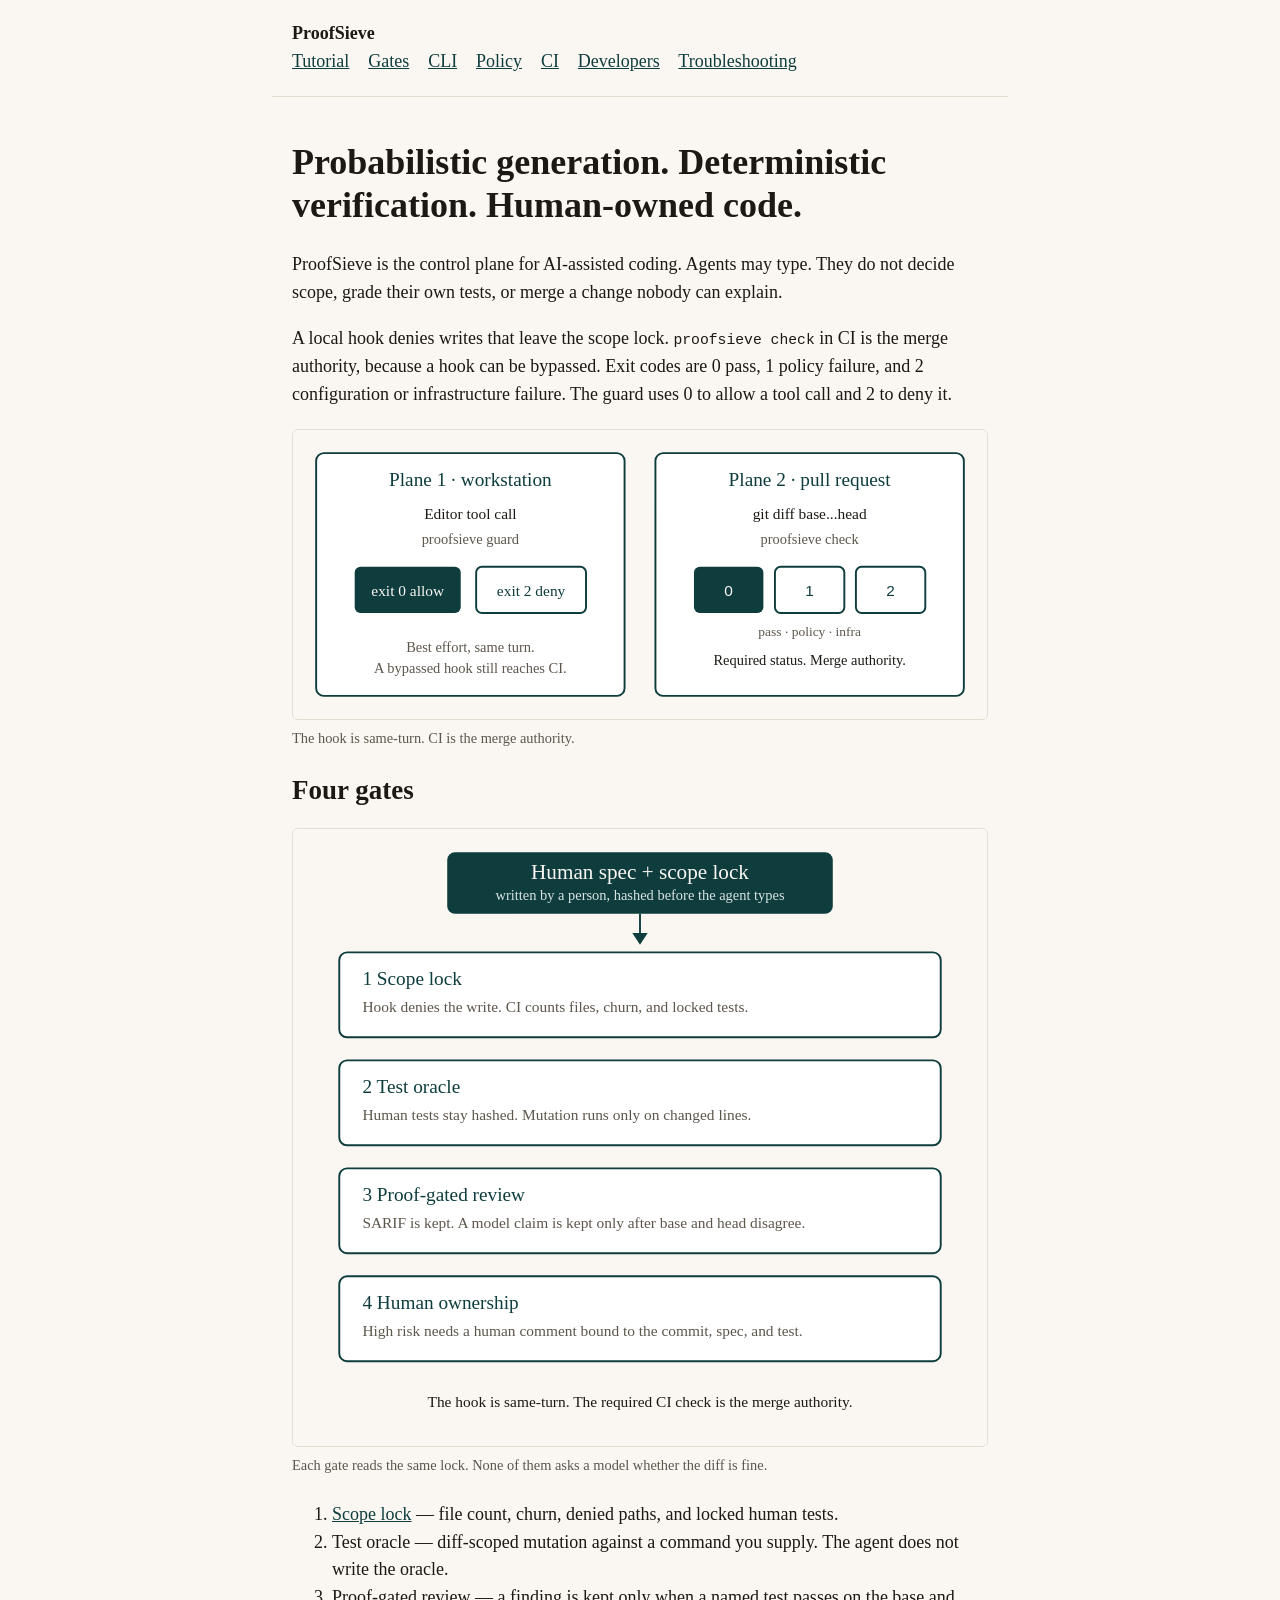
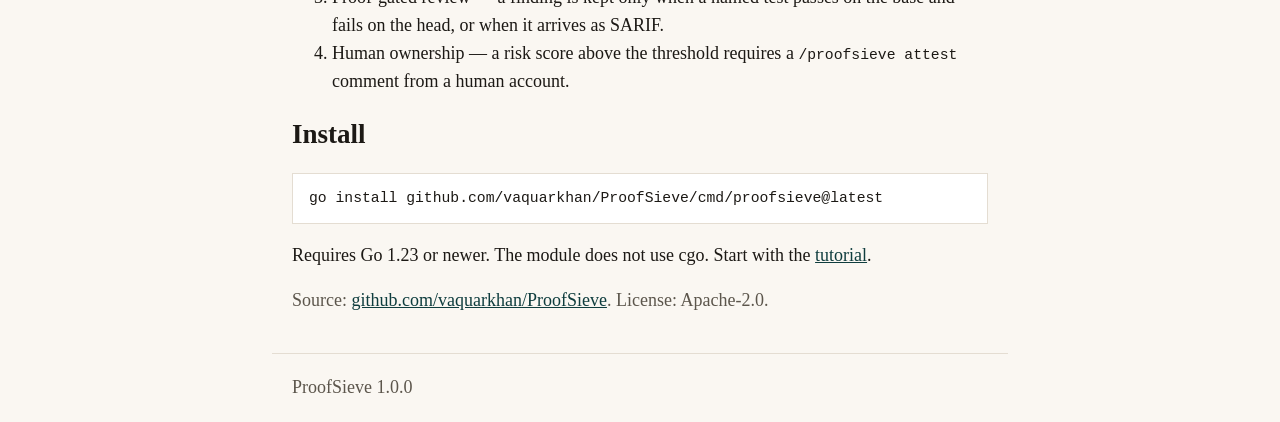
<file: site/index.html>
<!DOCTYPE html>
<html lang="en">
<head>
  <meta charset="utf-8">
  <meta name="viewport" content="width=device-width, initial-scale=1">
  <title>ProofSieve</title>
  <link rel="stylesheet" href="site.css">
</head>
<body>
<header>
  <strong>ProofSieve</strong>
  <nav>
    <a href="tutorial.html">Tutorial</a>
    <a href="gates.html">Gates</a>
    <a href="cli.html">CLI</a>
    <a href="policy.html">Policy</a>
    <a href="ci.html">CI</a>
    <a href="developers.html">Developers</a>
    <a href="troubleshooting.html">Troubleshooting</a>
  </nav>
</header>
<main>
  <h1>Probabilistic generation. Deterministic verification. Human-owned code.</h1>
  <p>ProofSieve is the control plane for AI-assisted coding. Agents may type. They do not decide scope, grade their own tests, or merge a change nobody can explain.</p>
  <p>A local hook denies writes that leave the scope lock. <code>proofsieve check</code> in CI is the merge authority, because a hook can be bypassed. Exit codes are 0 pass, 1 policy failure, and 2 configuration or infrastructure failure. The guard uses 0 to allow a tool call and 2 to deny it.</p>
  <figure>
    <img src="img/planes.svg" width="720" height="300" alt="Two planes. The workstation hook allows a tool call with exit 0 and denies it with exit 2. The pull-request check is the required status: 0 pass, 1 policy, 2 infrastructure.">
    <figcaption>The hook is same-turn. CI is the merge authority.</figcaption>
  </figure>
  <h2>Four gates</h2>
  <figure>
    <img src="img/gates.svg" width="720" height="640" alt="Four gates in order: scope lock, test oracle, proof-gated review, and human ownership, fed by a human spec and scope lock.">
    <figcaption>Each gate reads the same lock. None of them asks a model whether the diff is fine.</figcaption>
  </figure>
  <ol>
    <li><a href="gates.html">Scope lock</a> — file count, churn, denied paths, and locked human tests.</li>
    <li>Test oracle — diff-scoped mutation against a command you supply. The agent does not write the oracle.</li>
    <li>Proof-gated review — a finding is kept only when a named test passes on the base and fails on the head, or when it arrives as SARIF.</li>
    <li>Human ownership — a risk score above the threshold requires a <code>/proofsieve attest</code> comment from a human account.</li>
  </ol>
  <h2>Install</h2>
  <pre>go install github.com/vaquarkhan/ProofSieve/cmd/proofsieve@latest</pre>
  <p>Requires Go 1.23 or newer. The module does not use cgo. Start with the <a href="tutorial.html">tutorial</a>.</p>
  <p class="muted">Source: <a href="https://github.com/vaquarkhan/ProofSieve">github.com/vaquarkhan/ProofSieve</a>. License: Apache-2.0.</p>
</main>
<footer>ProofSieve 1.0.0</footer>
</body>
</html>
</file>
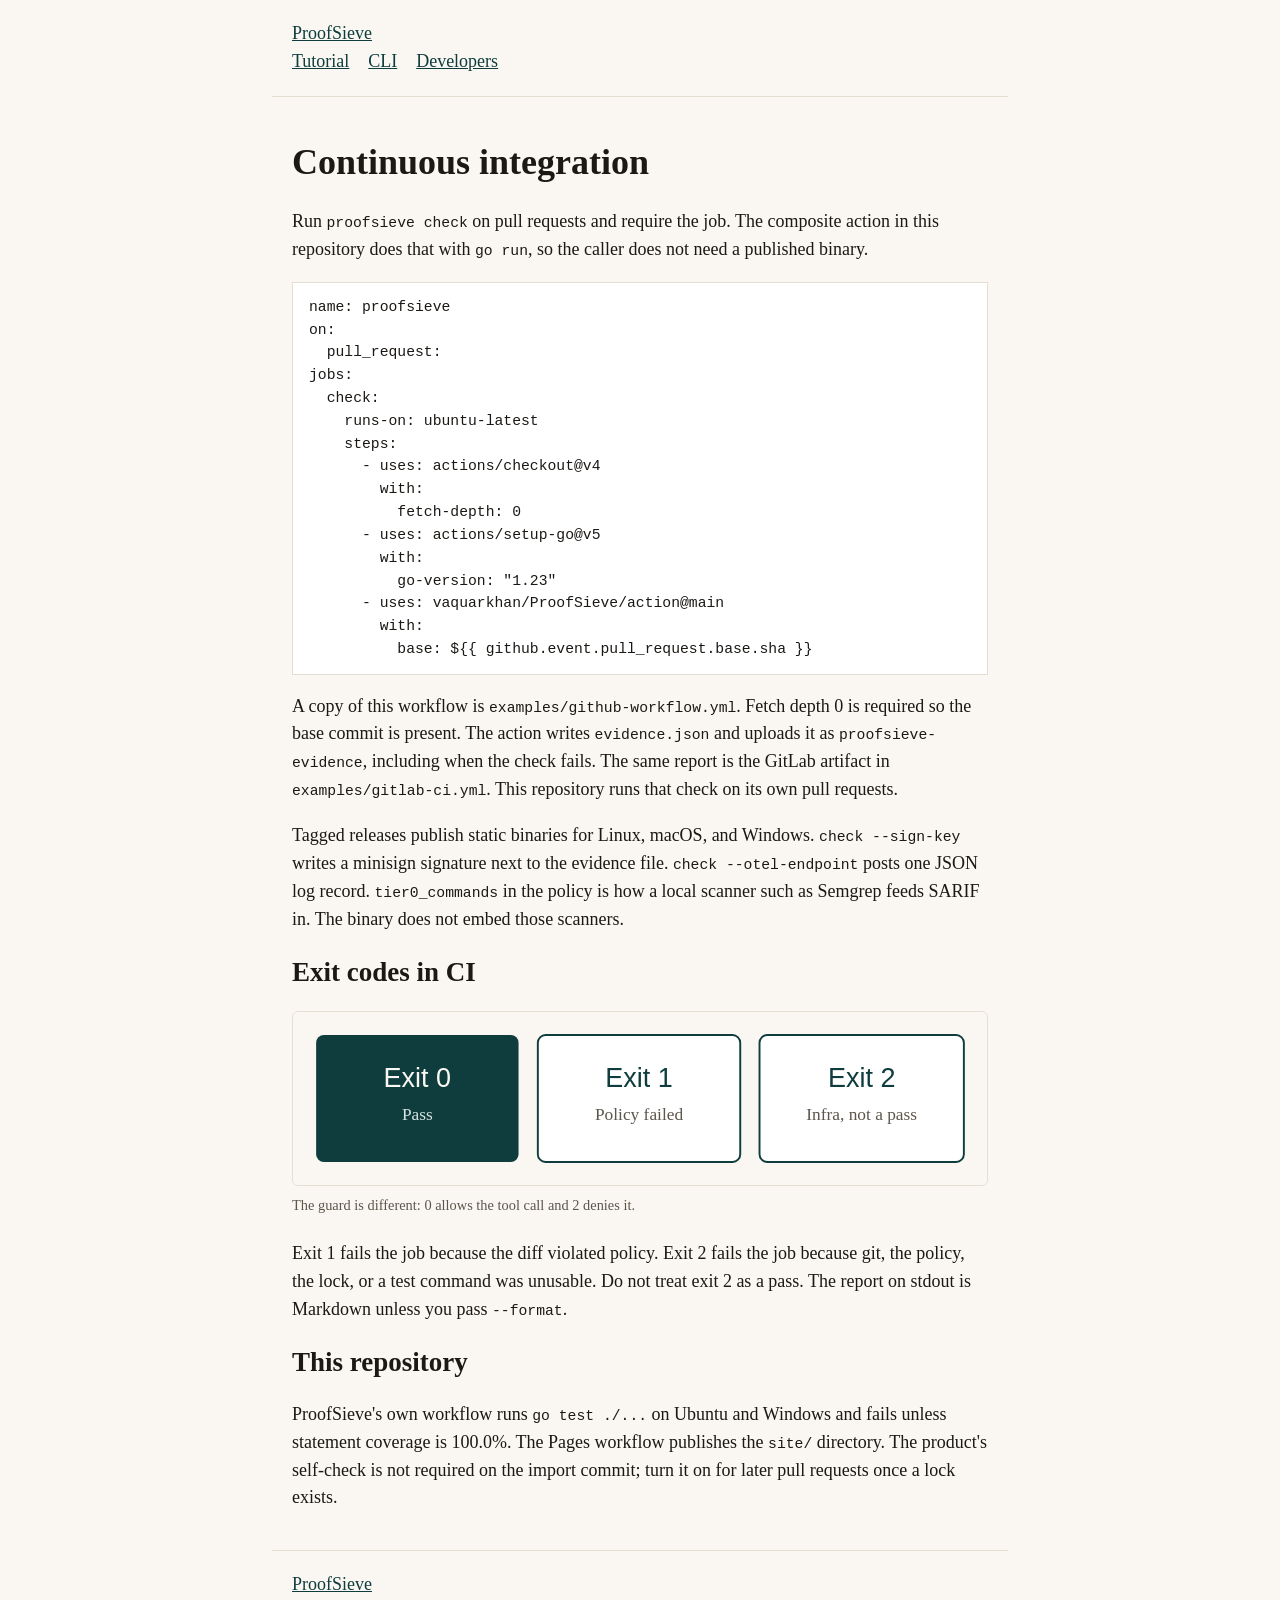
<file: site/ci.html>
<!DOCTYPE html>
<html lang="en">
<head>
  <meta charset="utf-8">
  <meta name="viewport" content="width=device-width, initial-scale=1">
  <title>CI — ProofSieve</title>
  <link rel="stylesheet" href="site.css">
</head>
<body>
<header>
  <a href="index.html">ProofSieve</a>
  <nav>
    <a href="tutorial.html">Tutorial</a>
    <a href="cli.html">CLI</a>
    <a href="developers.html">Developers</a>
  </nav>
</header>
<main>
  <h1>Continuous integration</h1>
  <p>Run <code>proofsieve check</code> on pull requests and require the job. The composite action in this repository does that with <code>go run</code>, so the caller does not need a published binary.</p>
  <pre>name: proofsieve
on:
  pull_request:
jobs:
  check:
    runs-on: ubuntu-latest
    steps:
      - uses: actions/checkout@v4
        with:
          fetch-depth: 0
      - uses: actions/setup-go@v5
        with:
          go-version: "1.23"
      - uses: vaquarkhan/ProofSieve/action@main
        with:
          base: ${{ github.event.pull_request.base.sha }}</pre>
  <p>A copy of this workflow is <code>examples/github-workflow.yml</code>. Fetch depth 0 is required so the base commit is present. The action writes <code>evidence.json</code> and uploads it as <code>proofsieve-evidence</code>, including when the check fails. The same report is the GitLab artifact in <code>examples/gitlab-ci.yml</code>. This repository runs that check on its own pull requests.</p>
  <p>Tagged releases publish static binaries for Linux, macOS, and Windows. <code>check --sign-key</code> writes a minisign signature next to the evidence file. <code>check --otel-endpoint</code> posts one JSON log record. <code>tier0_commands</code> in the policy is how a local scanner such as Semgrep feeds SARIF in. The binary does not embed those scanners.</p>
  <h2>Exit codes in CI</h2>
  <figure>
    <img src="img/exits.svg" width="720" height="180" alt="Exit codes for proofsieve check: 0 pass, 1 policy failed, 2 infrastructure. Exit 2 is not a pass.">
    <figcaption>The guard is different: 0 allows the tool call and 2 denies it.</figcaption>
  </figure>
  <p>Exit 1 fails the job because the diff violated policy. Exit 2 fails the job because git, the policy, the lock, or a test command was unusable. Do not treat exit 2 as a pass. The report on stdout is Markdown unless you pass <code>--format</code>.</p>
  <h2>This repository</h2>
  <p>ProofSieve's own workflow runs <code>go test ./...</code> on Ubuntu and Windows and fails unless statement coverage is 100.0%. The Pages workflow publishes the <code>site/</code> directory. The product's self-check is not required on the import commit; turn it on for later pull requests once a lock exists.</p>
</main>
<footer><a href="index.html">ProofSieve</a></footer>
</body>
</html>
</file>
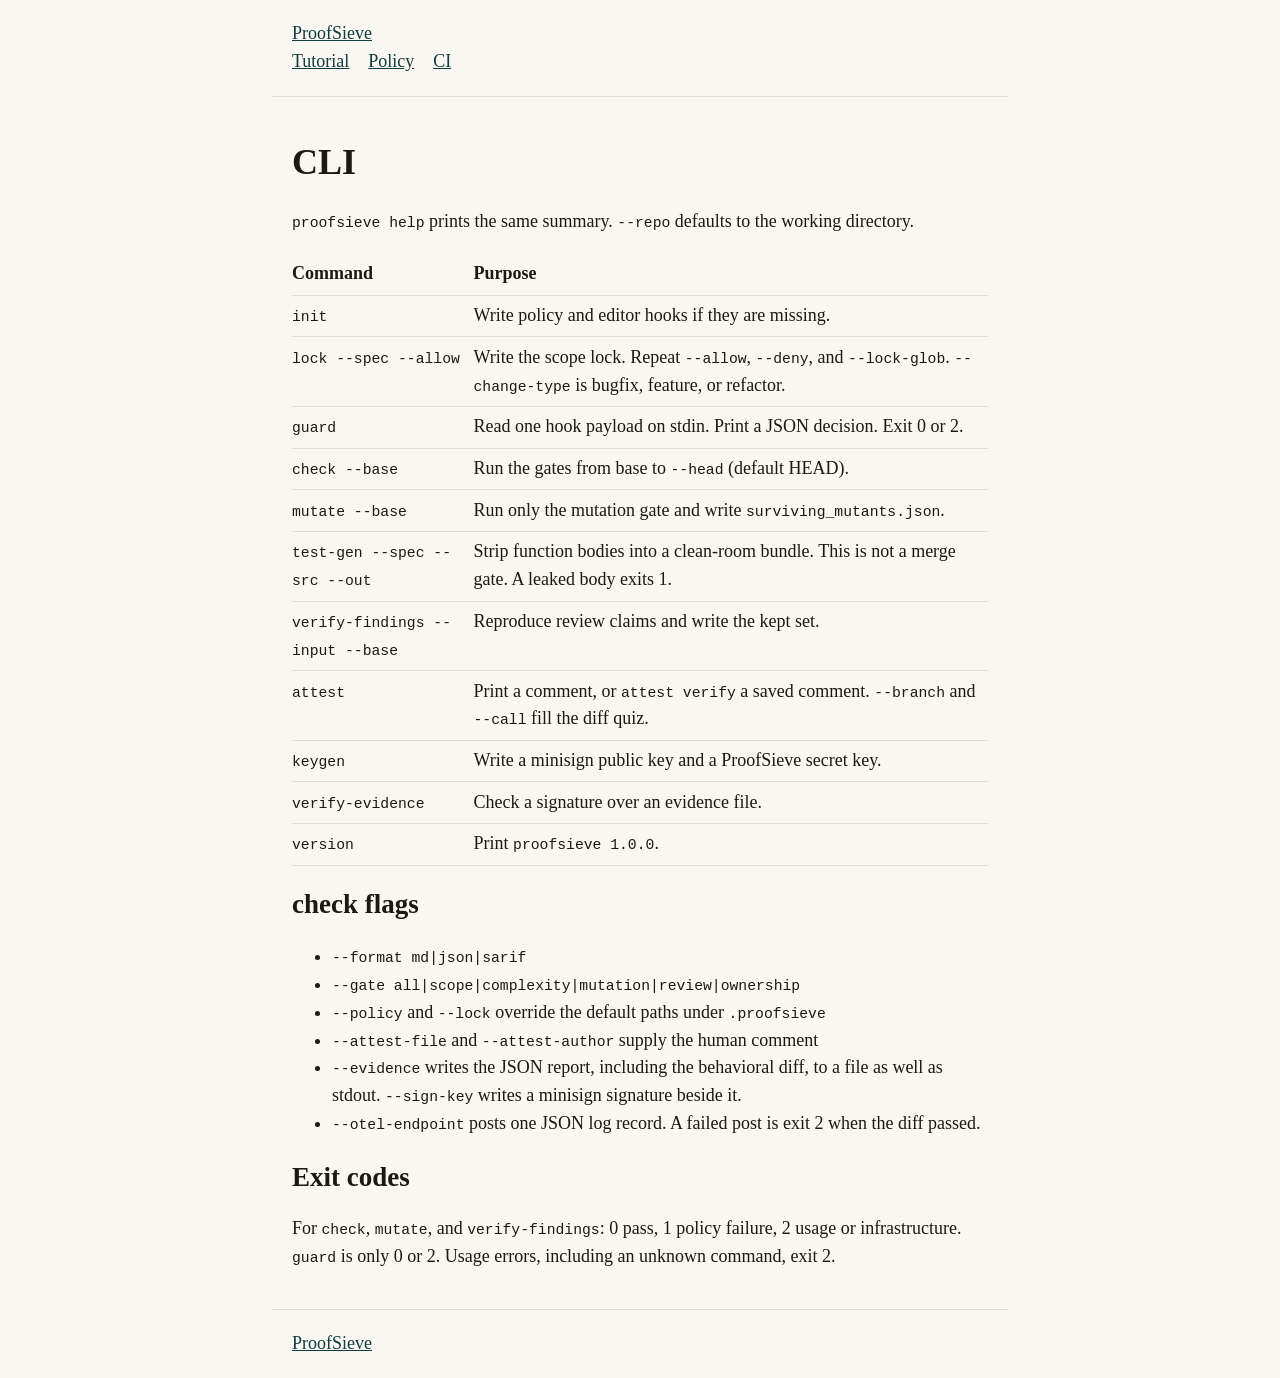
<file: site/cli.html>
<!DOCTYPE html>
<html lang="en">
<head>
  <meta charset="utf-8">
  <meta name="viewport" content="width=device-width, initial-scale=1">
  <title>CLI — ProofSieve</title>
  <link rel="stylesheet" href="site.css">
</head>
<body>
<header>
  <a href="index.html">ProofSieve</a>
  <nav>
    <a href="tutorial.html">Tutorial</a>
    <a href="policy.html">Policy</a>
    <a href="ci.html">CI</a>
  </nav>
</header>
<main>
  <h1>CLI</h1>
  <p><code>proofsieve help</code> prints the same summary. <code>--repo</code> defaults to the working directory.</p>
  <table>
    <tr><th>Command</th><th>Purpose</th></tr>
    <tr><td><code>init</code></td><td>Write policy and editor hooks if they are missing.</td></tr>
    <tr><td><code>lock --spec --allow</code></td><td>Write the scope lock. Repeat <code>--allow</code>, <code>--deny</code>, and <code>--lock-glob</code>. <code>--change-type</code> is bugfix, feature, or refactor.</td></tr>
    <tr><td><code>guard</code></td><td>Read one hook payload on stdin. Print a JSON decision. Exit 0 or 2.</td></tr>
    <tr><td><code>check --base</code></td><td>Run the gates from base to <code>--head</code> (default HEAD).</td></tr>
    <tr><td><code>mutate --base</code></td><td>Run only the mutation gate and write <code>surviving_mutants.json</code>.</td></tr>
    <tr><td><code>test-gen --spec --src --out</code></td><td>Strip function bodies into a clean-room bundle. This is not a merge gate. A leaked body exits 1.</td></tr>
    <tr><td><code>verify-findings --input --base</code></td><td>Reproduce review claims and write the kept set.</td></tr>
    <tr><td><code>attest</code></td><td>Print a comment, or <code>attest verify</code> a saved comment. <code>--branch</code> and <code>--call</code> fill the diff quiz.</td></tr>
    <tr><td><code>keygen</code></td><td>Write a minisign public key and a ProofSieve secret key.</td></tr>
    <tr><td><code>verify-evidence</code></td><td>Check a signature over an evidence file.</td></tr>
    <tr><td><code>version</code></td><td>Print <code>proofsieve 1.0.0</code>.</td></tr>
  </table>
  <h2>check flags</h2>
  <ul>
    <li><code>--format md|json|sarif</code></li>
    <li><code>--gate all|scope|complexity|mutation|review|ownership</code></li>
    <li><code>--policy</code> and <code>--lock</code> override the default paths under <code>.proofsieve</code></li>
    <li><code>--attest-file</code> and <code>--attest-author</code> supply the human comment</li>
    <li><code>--evidence</code> writes the JSON report, including the behavioral diff, to a file as well as stdout. <code>--sign-key</code> writes a minisign signature beside it.</li>
    <li><code>--otel-endpoint</code> posts one JSON log record. A failed post is exit 2 when the diff passed.</li>
  </ul>
  <h2>Exit codes</h2>
  <p>For <code>check</code>, <code>mutate</code>, and <code>verify-findings</code>: 0 pass, 1 policy failure, 2 usage or infrastructure. <code>guard</code> is only 0 or 2. Usage errors, including an unknown command, exit 2.</p>
</main>
<footer><a href="index.html">ProofSieve</a></footer>
</body>
</html>
</file>
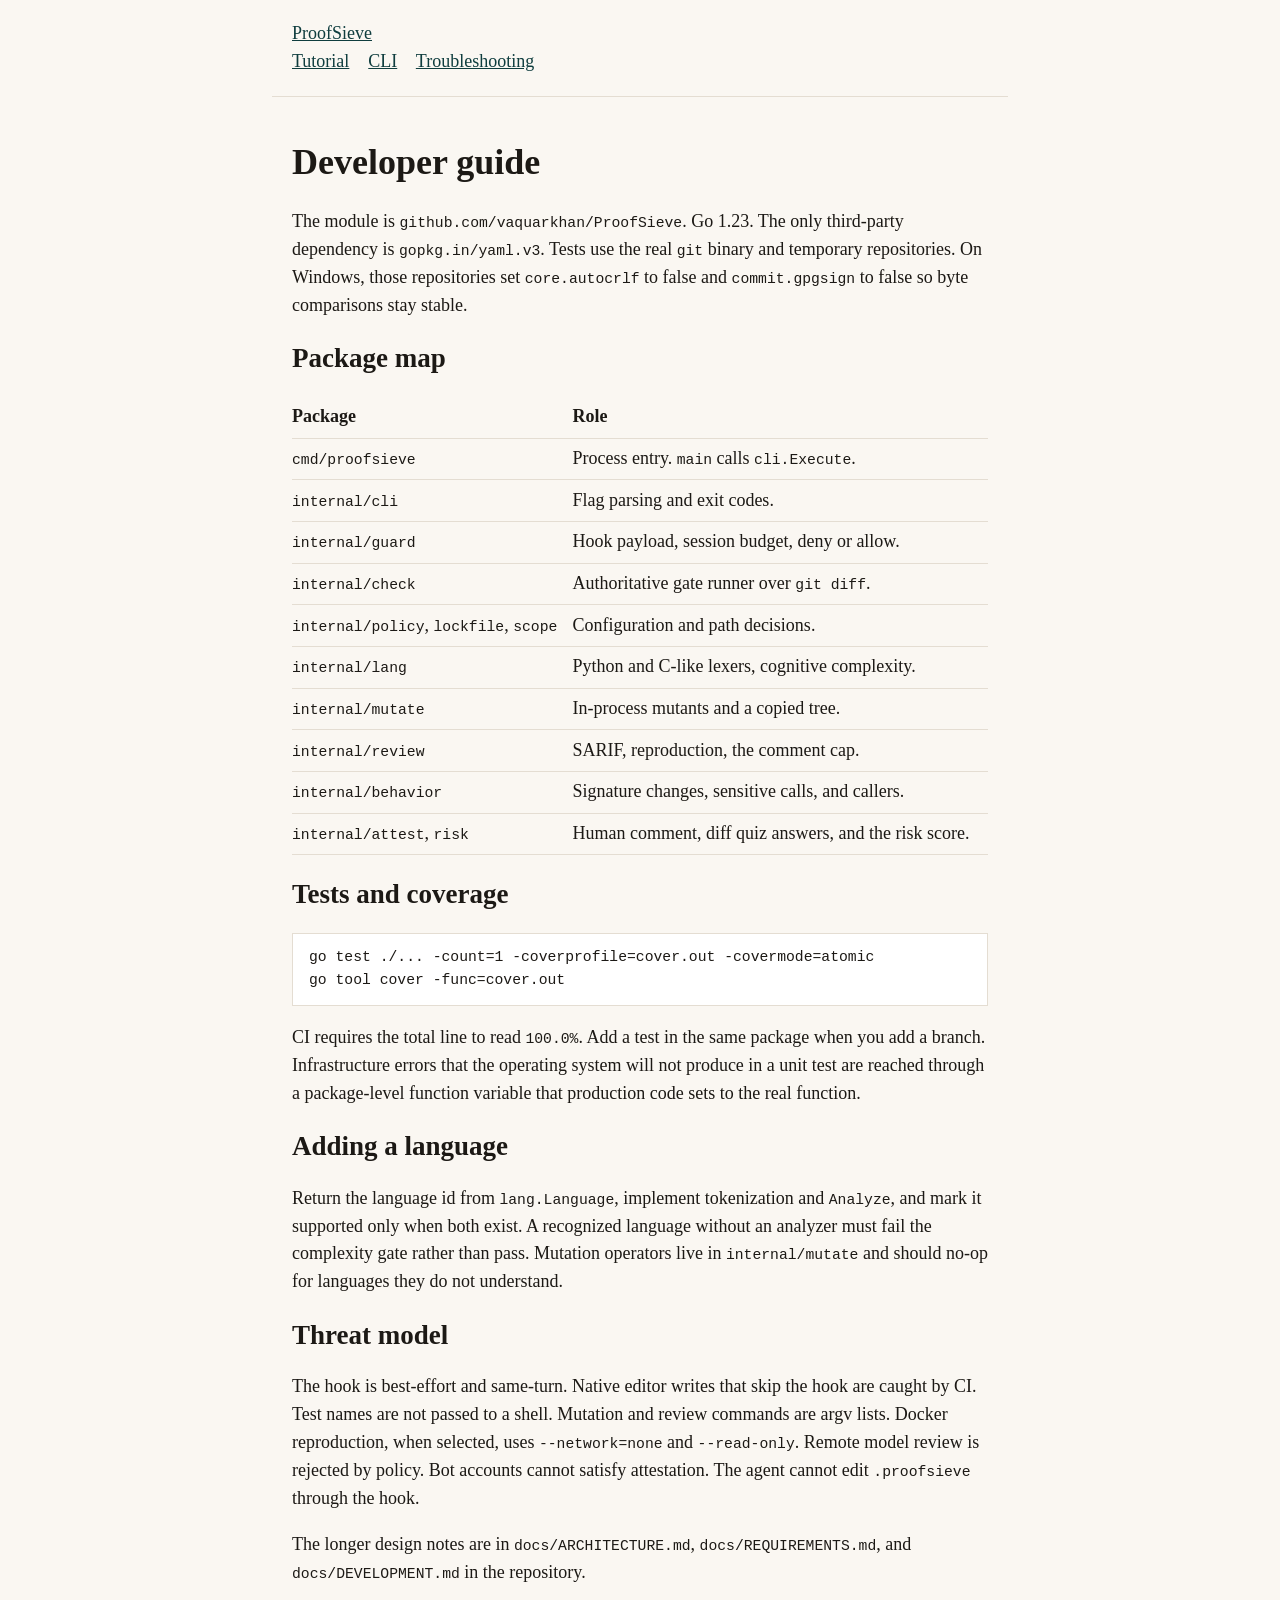
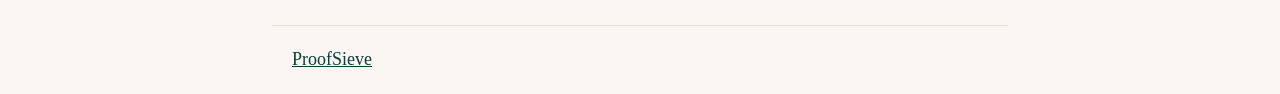
<file: site/developers.html>
<!DOCTYPE html>
<html lang="en">
<head>
  <meta charset="utf-8">
  <meta name="viewport" content="width=device-width, initial-scale=1">
  <title>Developers — ProofSieve</title>
  <link rel="stylesheet" href="site.css">
</head>
<body>
<header>
  <a href="index.html">ProofSieve</a>
  <nav>
    <a href="tutorial.html">Tutorial</a>
    <a href="cli.html">CLI</a>
    <a href="troubleshooting.html">Troubleshooting</a>
  </nav>
</header>
<main>
  <h1>Developer guide</h1>
  <p>The module is <code>github.com/vaquarkhan/ProofSieve</code>. Go 1.23. The only third-party dependency is <code>gopkg.in/yaml.v3</code>. Tests use the real <code>git</code> binary and temporary repositories. On Windows, those repositories set <code>core.autocrlf</code> to false and <code>commit.gpgsign</code> to false so byte comparisons stay stable.</p>
  <h2>Package map</h2>
  <table>
    <tr><th>Package</th><th>Role</th></tr>
    <tr><td><code>cmd/proofsieve</code></td><td>Process entry. <code>main</code> calls <code>cli.Execute</code>.</td></tr>
    <tr><td><code>internal/cli</code></td><td>Flag parsing and exit codes.</td></tr>
    <tr><td><code>internal/guard</code></td><td>Hook payload, session budget, deny or allow.</td></tr>
    <tr><td><code>internal/check</code></td><td>Authoritative gate runner over <code>git diff</code>.</td></tr>
    <tr><td><code>internal/policy</code>, <code>lockfile</code>, <code>scope</code></td><td>Configuration and path decisions.</td></tr>
    <tr><td><code>internal/lang</code></td><td>Python and C-like lexers, cognitive complexity.</td></tr>
    <tr><td><code>internal/mutate</code></td><td>In-process mutants and a copied tree.</td></tr>
    <tr><td><code>internal/review</code></td><td>SARIF, reproduction, the comment cap.</td></tr>
    <tr><td><code>internal/behavior</code></td><td>Signature changes, sensitive calls, and callers.</td></tr>
    <tr><td><code>internal/attest</code>, <code>risk</code></td><td>Human comment, diff quiz answers, and the risk score.</td></tr>
  </table>
  <h2>Tests and coverage</h2>
  <pre>go test ./... -count=1 -coverprofile=cover.out -covermode=atomic
go tool cover -func=cover.out</pre>
  <p>CI requires the total line to read <code>100.0%</code>. Add a test in the same package when you add a branch. Infrastructure errors that the operating system will not produce in a unit test are reached through a package-level function variable that production code sets to the real function.</p>
  <h2>Adding a language</h2>
  <p>Return the language id from <code>lang.Language</code>, implement tokenization and <code>Analyze</code>, and mark it supported only when both exist. A recognized language without an analyzer must fail the complexity gate rather than pass. Mutation operators live in <code>internal/mutate</code> and should no-op for languages they do not understand.</p>
  <h2>Threat model</h2>
  <p>The hook is best-effort and same-turn. Native editor writes that skip the hook are caught by CI. Test names are not passed to a shell. Mutation and review commands are argv lists. Docker reproduction, when selected, uses <code>--network=none</code> and <code>--read-only</code>. Remote model review is rejected by policy. Bot accounts cannot satisfy attestation. The agent cannot edit <code>.proofsieve</code> through the hook.</p>
  <p>The longer design notes are in <code>docs/ARCHITECTURE.md</code>, <code>docs/REQUIREMENTS.md</code>, and <code>docs/DEVELOPMENT.md</code> in the repository.</p>
</main>
<footer><a href="index.html">ProofSieve</a></footer>
</body>
</html>
</file>
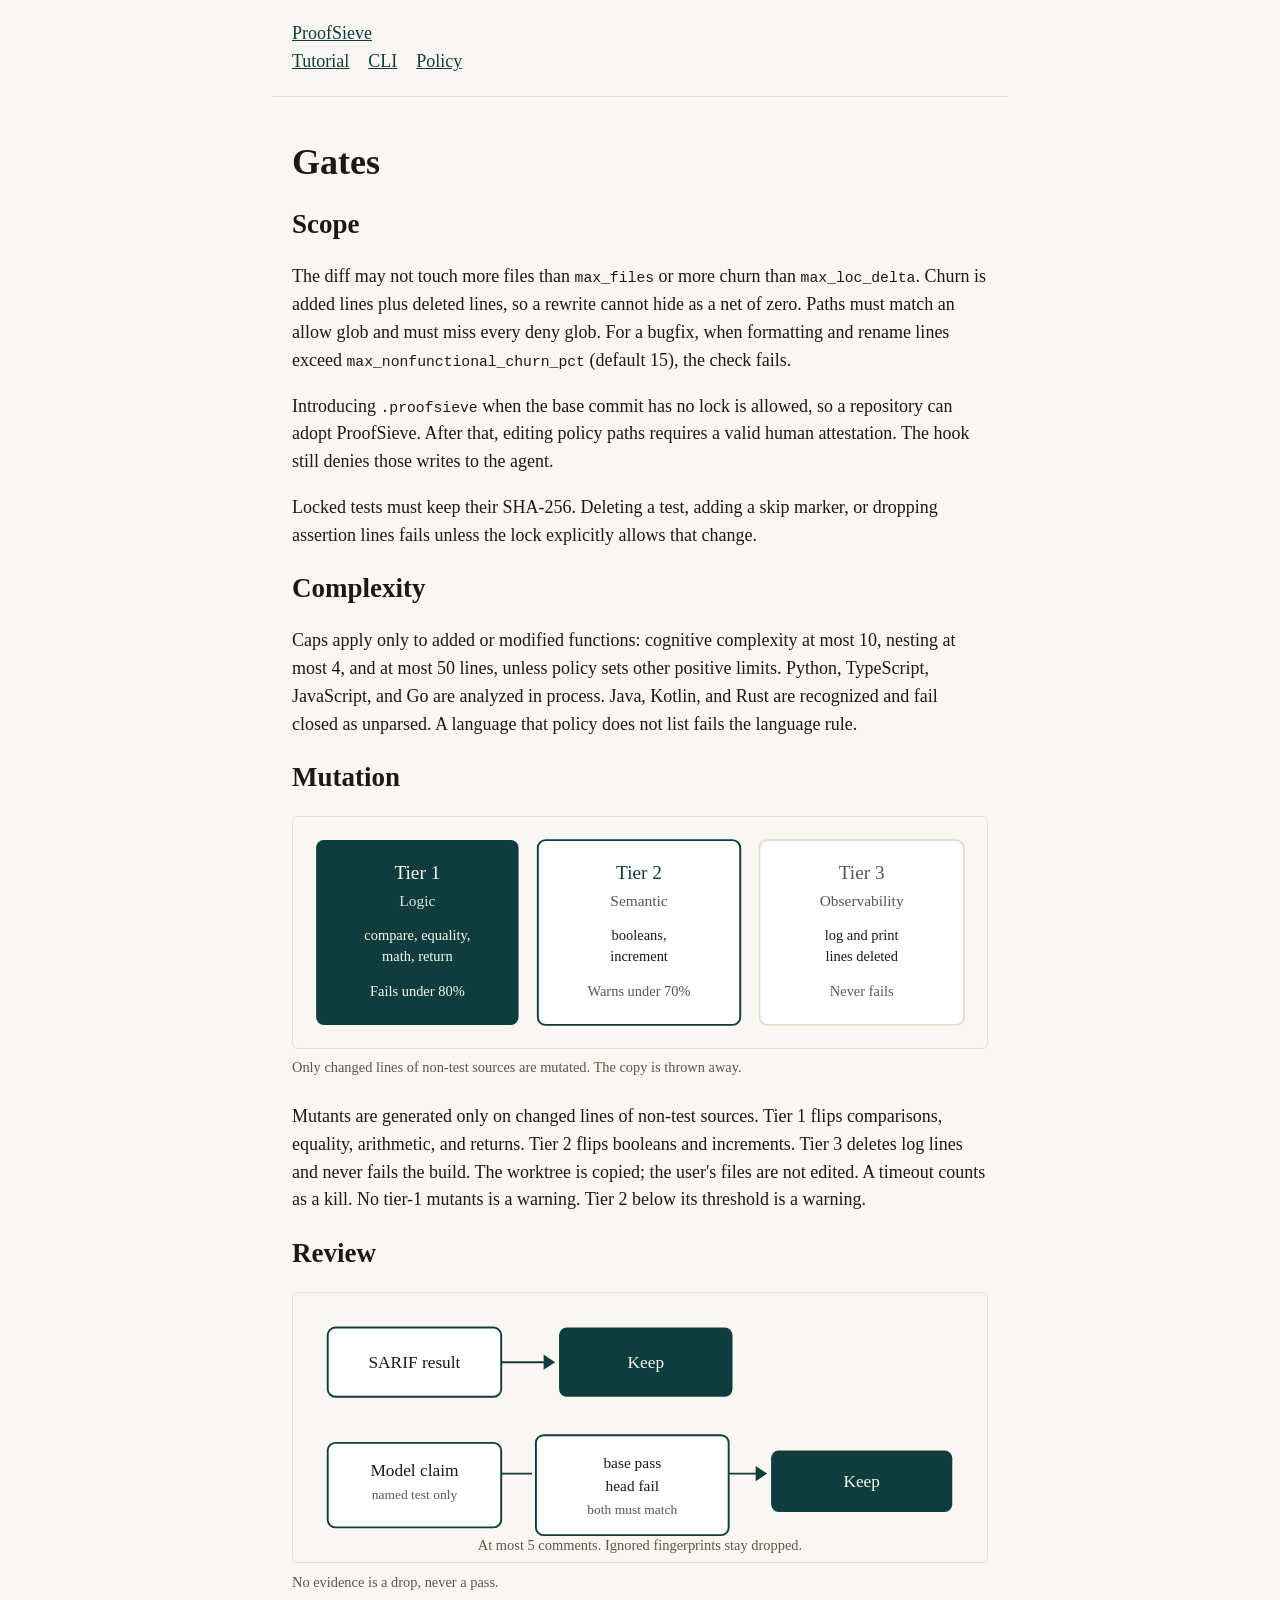
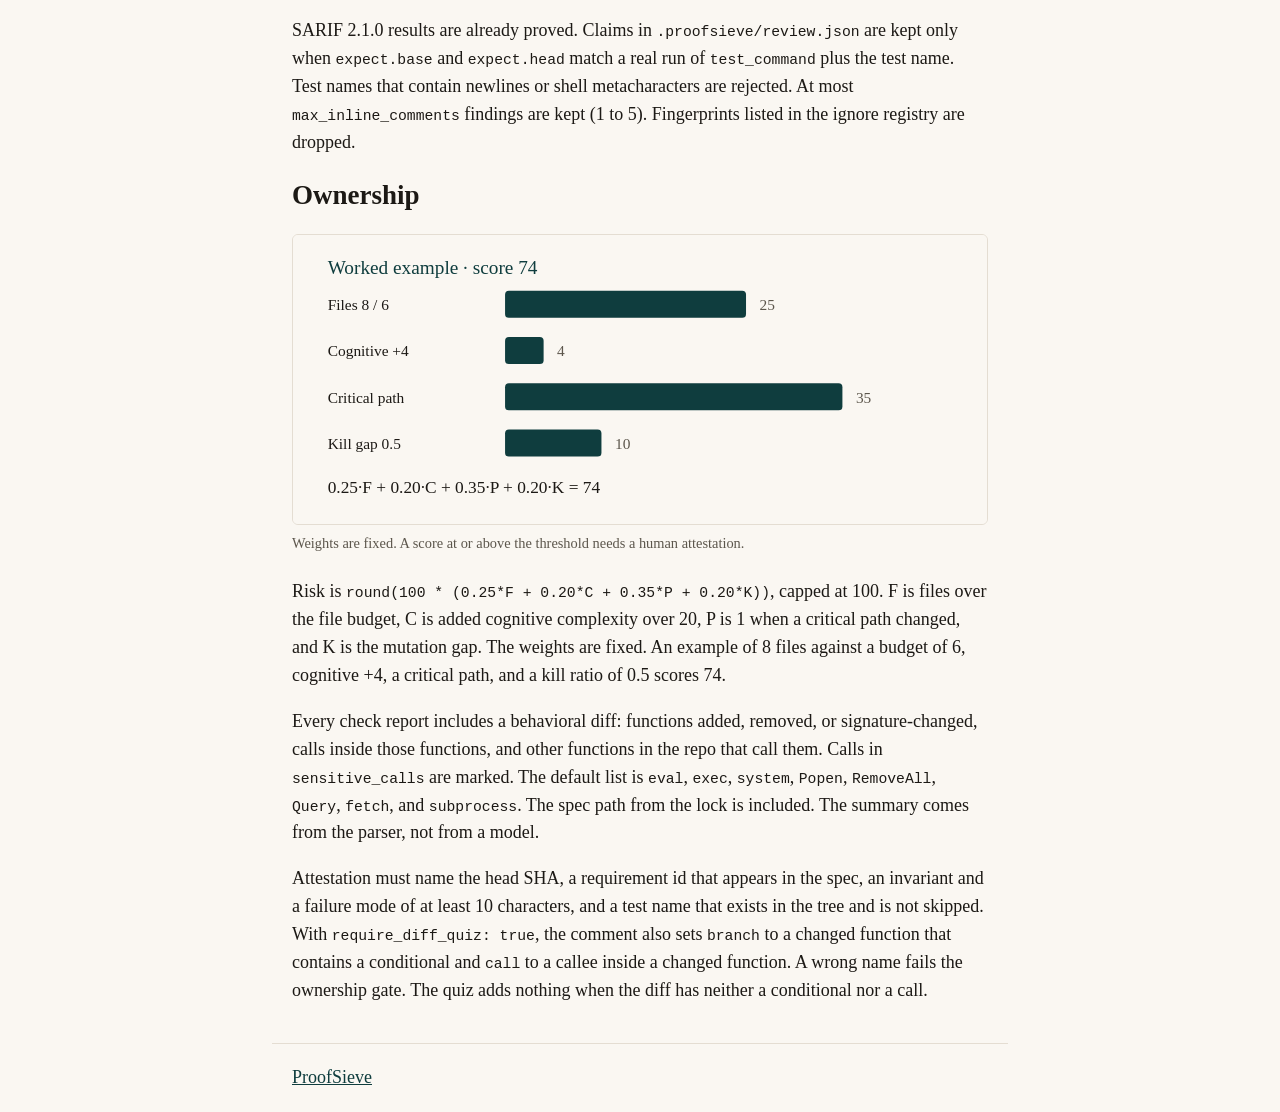
<file: site/gates.html>
<!DOCTYPE html>
<html lang="en">
<head>
  <meta charset="utf-8">
  <meta name="viewport" content="width=device-width, initial-scale=1">
  <title>Gates — ProofSieve</title>
  <link rel="stylesheet" href="site.css">
</head>
<body>
<header>
  <a href="index.html">ProofSieve</a>
  <nav>
    <a href="tutorial.html">Tutorial</a>
    <a href="cli.html">CLI</a>
    <a href="policy.html">Policy</a>
  </nav>
</header>
<main>
  <h1>Gates</h1>
  <h2>Scope</h2>
  <p>The diff may not touch more files than <code>max_files</code> or more churn than <code>max_loc_delta</code>. Churn is added lines plus deleted lines, so a rewrite cannot hide as a net of zero. Paths must match an allow glob and must miss every deny glob. For a bugfix, when formatting and rename lines exceed <code>max_nonfunctional_churn_pct</code> (default 15), the check fails.</p>
  <p>Introducing <code>.proofsieve</code> when the base commit has no lock is allowed, so a repository can adopt ProofSieve. After that, editing policy paths requires a valid human attestation. The hook still denies those writes to the agent.</p>
  <p>Locked tests must keep their SHA-256. Deleting a test, adding a skip marker, or dropping assertion lines fails unless the lock explicitly allows that change.</p>
  <h2>Complexity</h2>
  <p>Caps apply only to added or modified functions: cognitive complexity at most 10, nesting at most 4, and at most 50 lines, unless policy sets other positive limits. Python, TypeScript, JavaScript, and Go are analyzed in process. Java, Kotlin, and Rust are recognized and fail closed as unparsed. A language that policy does not list fails the language rule.</p>
  <h2>Mutation</h2>
  <figure>
    <img src="img/mutation.svg" width="720" height="240" alt="Three mutation tiers. Tier 1 logic fails the build under an 80 percent kill rate. Tier 2 semantic changes warn under 70 percent. Tier 3 log deletion never fails the build.">
    <figcaption>Only changed lines of non-test sources are mutated. The copy is thrown away.</figcaption>
  </figure>
  <p>Mutants are generated only on changed lines of non-test sources. Tier 1 flips comparisons, equality, arithmetic, and returns. Tier 2 flips booleans and increments. Tier 3 deletes log lines and never fails the build. The worktree is copied; the user's files are not edited. A timeout counts as a kill. No tier-1 mutants is a warning. Tier 2 below its threshold is a warning.</p>
  <h2>Review</h2>
  <figure>
    <img src="img/review.svg" width="720" height="280" alt="SARIF results are kept. A model claim is kept only when its test passes on the base commit and fails on the head. Other claims are dropped. At most five comments are published.">
    <figcaption>No evidence is a drop, never a pass.</figcaption>
  </figure>
  <p>SARIF 2.1.0 results are already proved. Claims in <code>.proofsieve/review.json</code> are kept only when <code>expect.base</code> and <code>expect.head</code> match a real run of <code>test_command</code> plus the test name. Test names that contain newlines or shell metacharacters are rejected. At most <code>max_inline_comments</code> findings are kept (1 to 5). Fingerprints listed in the ignore registry are dropped.</p>
  <h2>Ownership</h2>
  <figure>
    <img src="img/risk.svg" width="720" height="300" alt="Risk example totaling 74. Eight files against a budget of six contributes 25, cognitive complexity of 4 contributes 4, a critical path contributes 35, and a kill ratio of one half contributes 10.">
    <figcaption>Weights are fixed. A score at or above the threshold needs a human attestation.</figcaption>
  </figure>
  <p>Risk is <code>round(100 * (0.25*F + 0.20*C + 0.35*P + 0.20*K))</code>, capped at 100. F is files over the file budget, C is added cognitive complexity over 20, P is 1 when a critical path changed, and K is the mutation gap. The weights are fixed. An example of 8 files against a budget of 6, cognitive +4, a critical path, and a kill ratio of 0.5 scores 74.</p>
  <p>Every check report includes a behavioral diff: functions added, removed, or signature-changed, calls inside those functions, and other functions in the repo that call them. Calls in <code>sensitive_calls</code> are marked. The default list is <code>eval</code>, <code>exec</code>, <code>system</code>, <code>Popen</code>, <code>RemoveAll</code>, <code>Query</code>, <code>fetch</code>, and <code>subprocess</code>. The spec path from the lock is included. The summary comes from the parser, not from a model.</p>
  <p>Attestation must name the head SHA, a requirement id that appears in the spec, an invariant and a failure mode of at least 10 characters, and a test name that exists in the tree and is not skipped. With <code>require_diff_quiz: true</code>, the comment also sets <code>branch</code> to a changed function that contains a conditional and <code>call</code> to a callee inside a changed function. A wrong name fails the ownership gate. The quiz adds nothing when the diff has neither a conditional nor a call.</p>
</main>
<footer><a href="index.html">ProofSieve</a></footer>
</body>
</html>
</file>
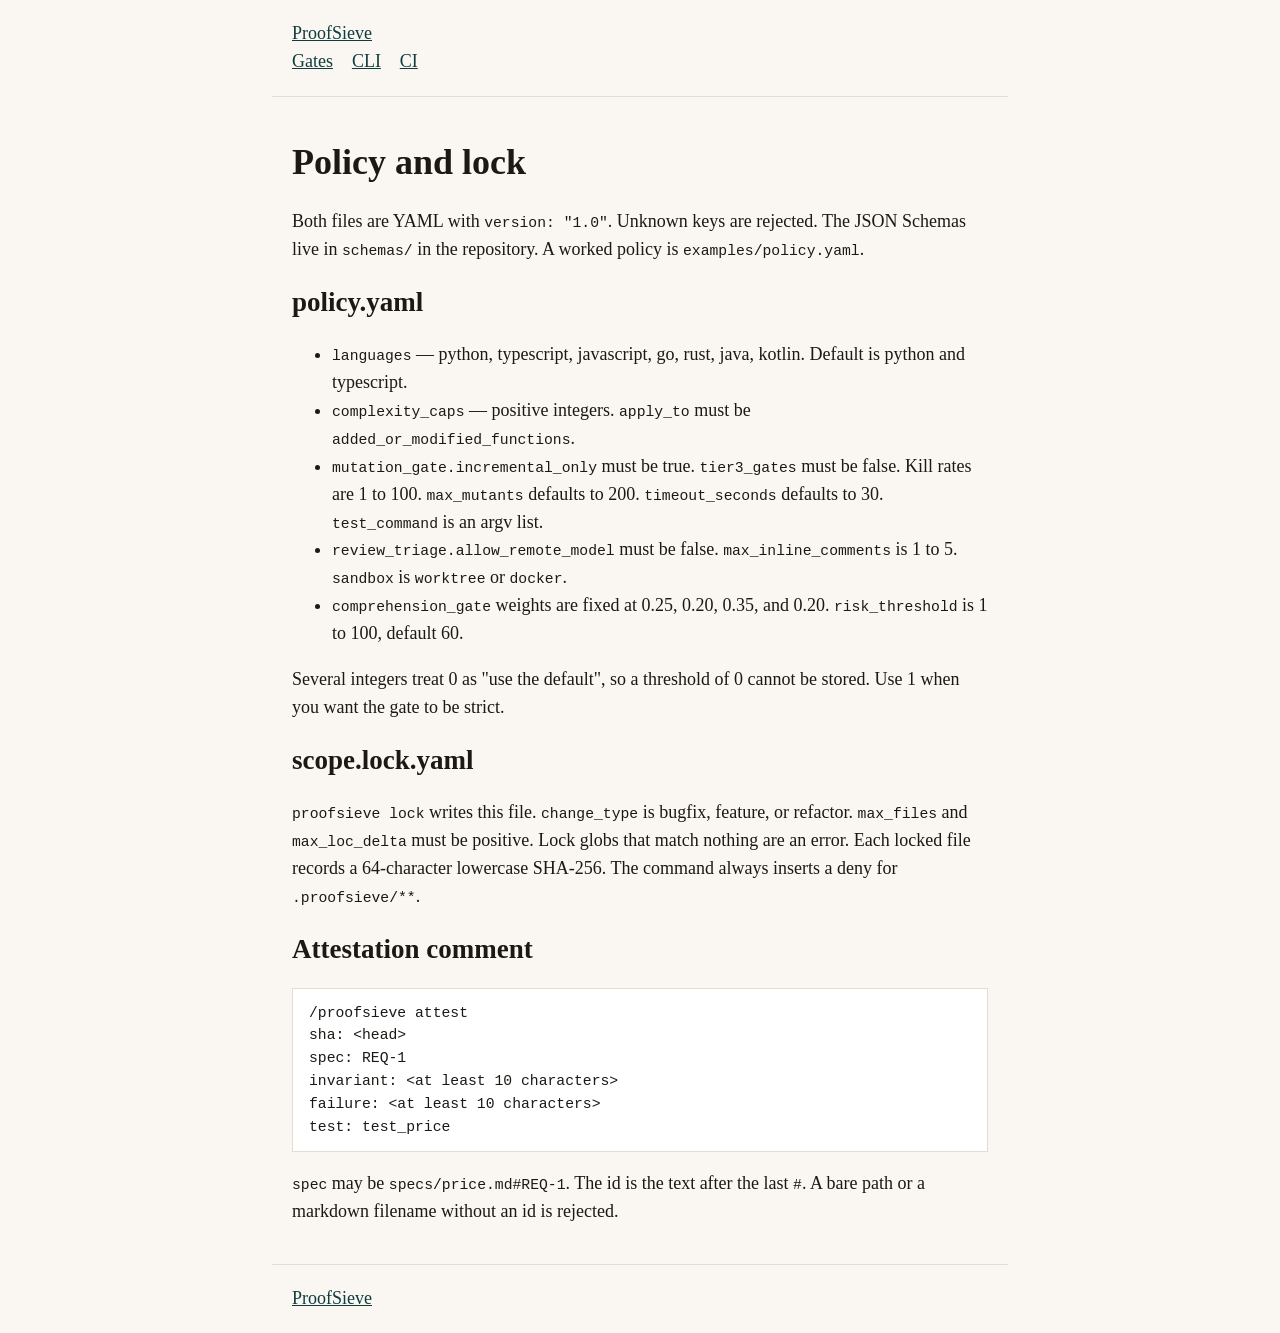
<file: site/policy.html>
<!DOCTYPE html>
<html lang="en">
<head>
  <meta charset="utf-8">
  <meta name="viewport" content="width=device-width, initial-scale=1">
  <title>Policy — ProofSieve</title>
  <link rel="stylesheet" href="site.css">
</head>
<body>
<header>
  <a href="index.html">ProofSieve</a>
  <nav>
    <a href="gates.html">Gates</a>
    <a href="cli.html">CLI</a>
    <a href="ci.html">CI</a>
  </nav>
</header>
<main>
  <h1>Policy and lock</h1>
  <p>Both files are YAML with <code>version: "1.0"</code>. Unknown keys are rejected. The JSON Schemas live in <code>schemas/</code> in the repository. A worked policy is <code>examples/policy.yaml</code>.</p>
  <h2>policy.yaml</h2>
  <ul>
    <li><code>languages</code> — python, typescript, javascript, go, rust, java, kotlin. Default is python and typescript.</li>
    <li><code>complexity_caps</code> — positive integers. <code>apply_to</code> must be <code>added_or_modified_functions</code>.</li>
    <li><code>mutation_gate.incremental_only</code> must be true. <code>tier3_gates</code> must be false. Kill rates are 1 to 100. <code>max_mutants</code> defaults to 200. <code>timeout_seconds</code> defaults to 30. <code>test_command</code> is an argv list.</li>
    <li><code>review_triage.allow_remote_model</code> must be false. <code>max_inline_comments</code> is 1 to 5. <code>sandbox</code> is <code>worktree</code> or <code>docker</code>.</li>
    <li><code>comprehension_gate</code> weights are fixed at 0.25, 0.20, 0.35, and 0.20. <code>risk_threshold</code> is 1 to 100, default 60.</li>
  </ul>
  <p>Several integers treat 0 as "use the default", so a threshold of 0 cannot be stored. Use 1 when you want the gate to be strict.</p>
  <h2>scope.lock.yaml</h2>
  <p><code>proofsieve lock</code> writes this file. <code>change_type</code> is bugfix, feature, or refactor. <code>max_files</code> and <code>max_loc_delta</code> must be positive. Lock globs that match nothing are an error. Each locked file records a 64-character lowercase SHA-256. The command always inserts a deny for <code>.proofsieve/**</code>.</p>
  <h2>Attestation comment</h2>
  <pre>/proofsieve attest
sha: &lt;head&gt;
spec: REQ-1
invariant: &lt;at least 10 characters&gt;
failure: &lt;at least 10 characters&gt;
test: test_price</pre>
  <p><code>spec</code> may be <code>specs/price.md#REQ-1</code>. The id is the text after the last <code>#</code>. A bare path or a markdown filename without an id is rejected.</p>
</main>
<footer><a href="index.html">ProofSieve</a></footer>
</body>
</html>
</file>
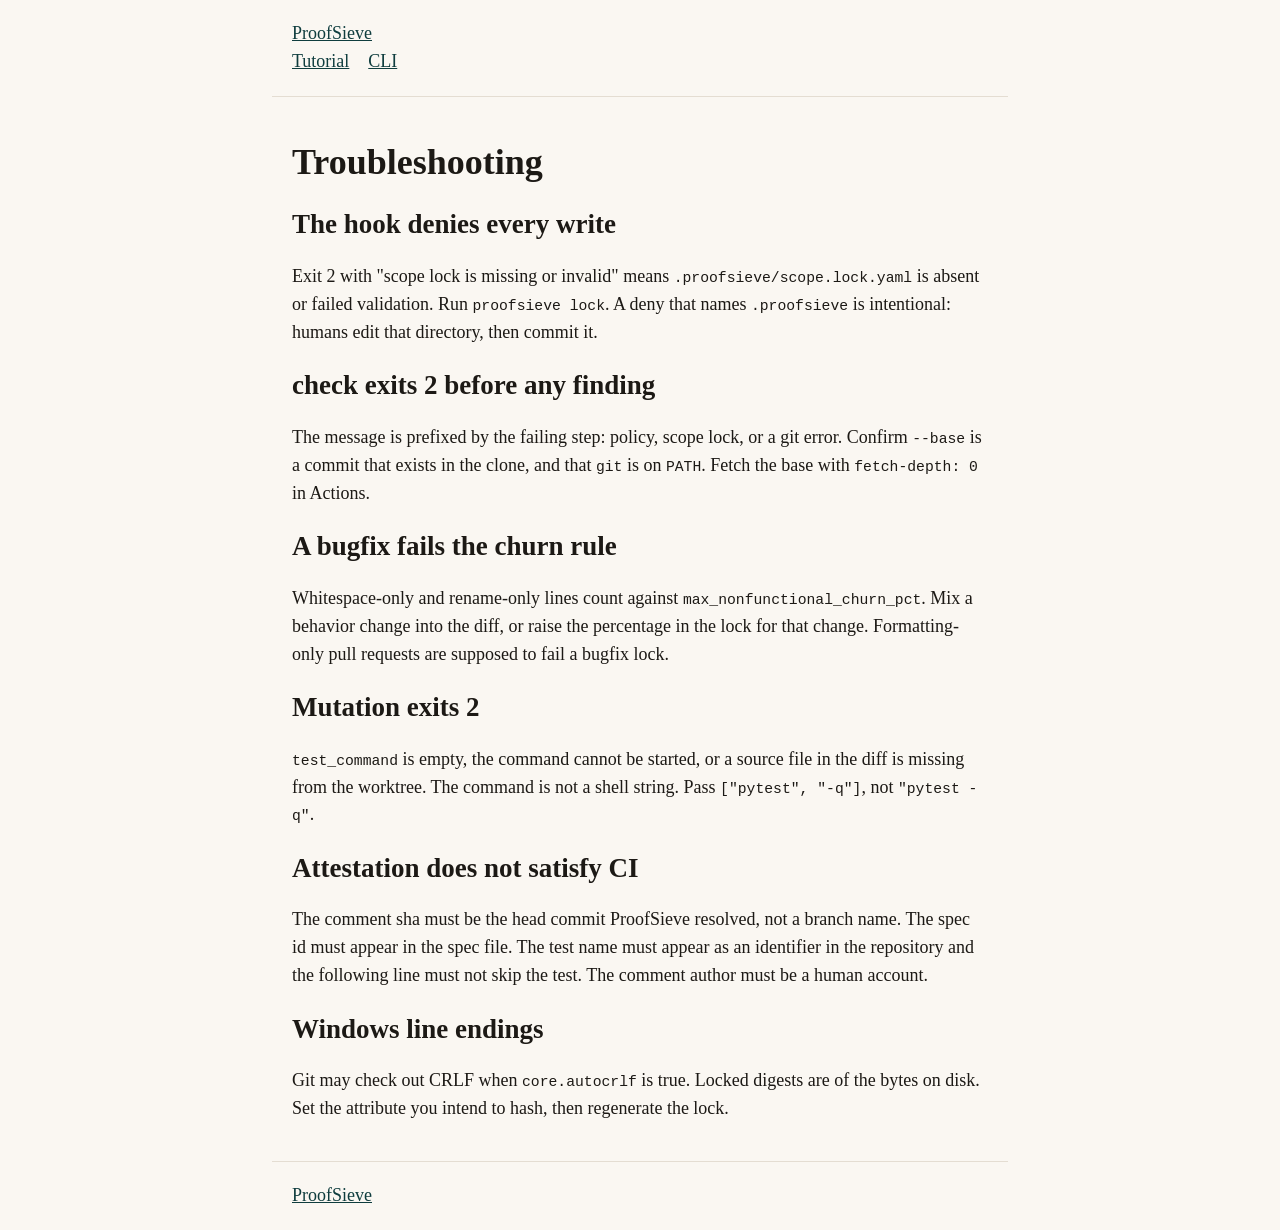
<file: site/troubleshooting.html>
<!DOCTYPE html>
<html lang="en">
<head>
  <meta charset="utf-8">
  <meta name="viewport" content="width=device-width, initial-scale=1">
  <title>Troubleshooting — ProofSieve</title>
  <link rel="stylesheet" href="site.css">
</head>
<body>
<header>
  <a href="index.html">ProofSieve</a>
  <nav>
    <a href="tutorial.html">Tutorial</a>
    <a href="cli.html">CLI</a>
  </nav>
</header>
<main>
  <h1>Troubleshooting</h1>
  <h2>The hook denies every write</h2>
  <p>Exit 2 with "scope lock is missing or invalid" means <code>.proofsieve/scope.lock.yaml</code> is absent or failed validation. Run <code>proofsieve lock</code>. A deny that names <code>.proofsieve</code> is intentional: humans edit that directory, then commit it.</p>
  <h2>check exits 2 before any finding</h2>
  <p>The message is prefixed by the failing step: policy, scope lock, or a git error. Confirm <code>--base</code> is a commit that exists in the clone, and that <code>git</code> is on <code>PATH</code>. Fetch the base with <code>fetch-depth: 0</code> in Actions.</p>
  <h2>A bugfix fails the churn rule</h2>
  <p>Whitespace-only and rename-only lines count against <code>max_nonfunctional_churn_pct</code>. Mix a behavior change into the diff, or raise the percentage in the lock for that change. Formatting-only pull requests are supposed to fail a bugfix lock.</p>
  <h2>Mutation exits 2</h2>
  <p><code>test_command</code> is empty, the command cannot be started, or a source file in the diff is missing from the worktree. The command is not a shell string. Pass <code>["pytest", "-q"]</code>, not <code>"pytest -q"</code>.</p>
  <h2>Attestation does not satisfy CI</h2>
  <p>The comment sha must be the head commit ProofSieve resolved, not a branch name. The spec id must appear in the spec file. The test name must appear as an identifier in the repository and the following line must not skip the test. The comment author must be a human account.</p>
  <h2>Windows line endings</h2>
  <p>Git may check out CRLF when <code>core.autocrlf</code> is true. Locked digests are of the bytes on disk. Set the attribute you intend to hash, then regenerate the lock.</p>
</main>
<footer><a href="index.html">ProofSieve</a></footer>
</body>
</html>
</file>
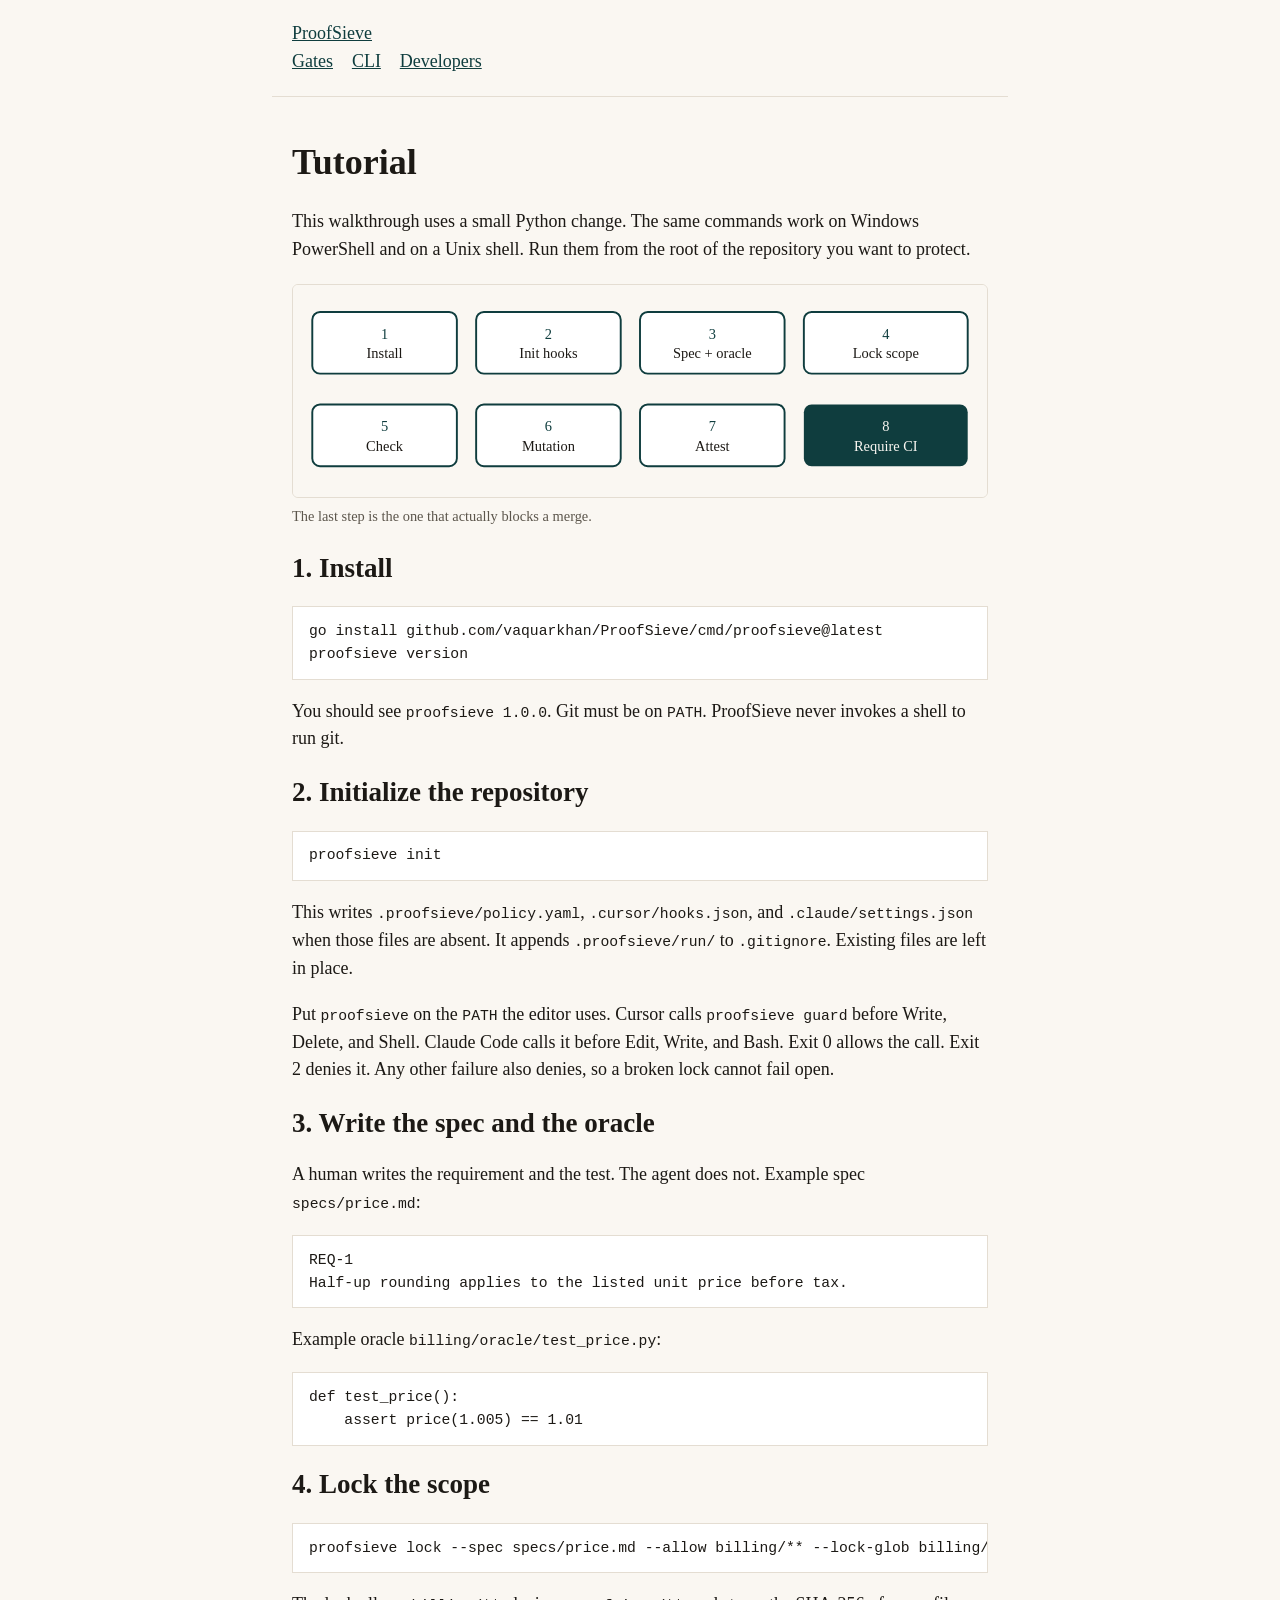
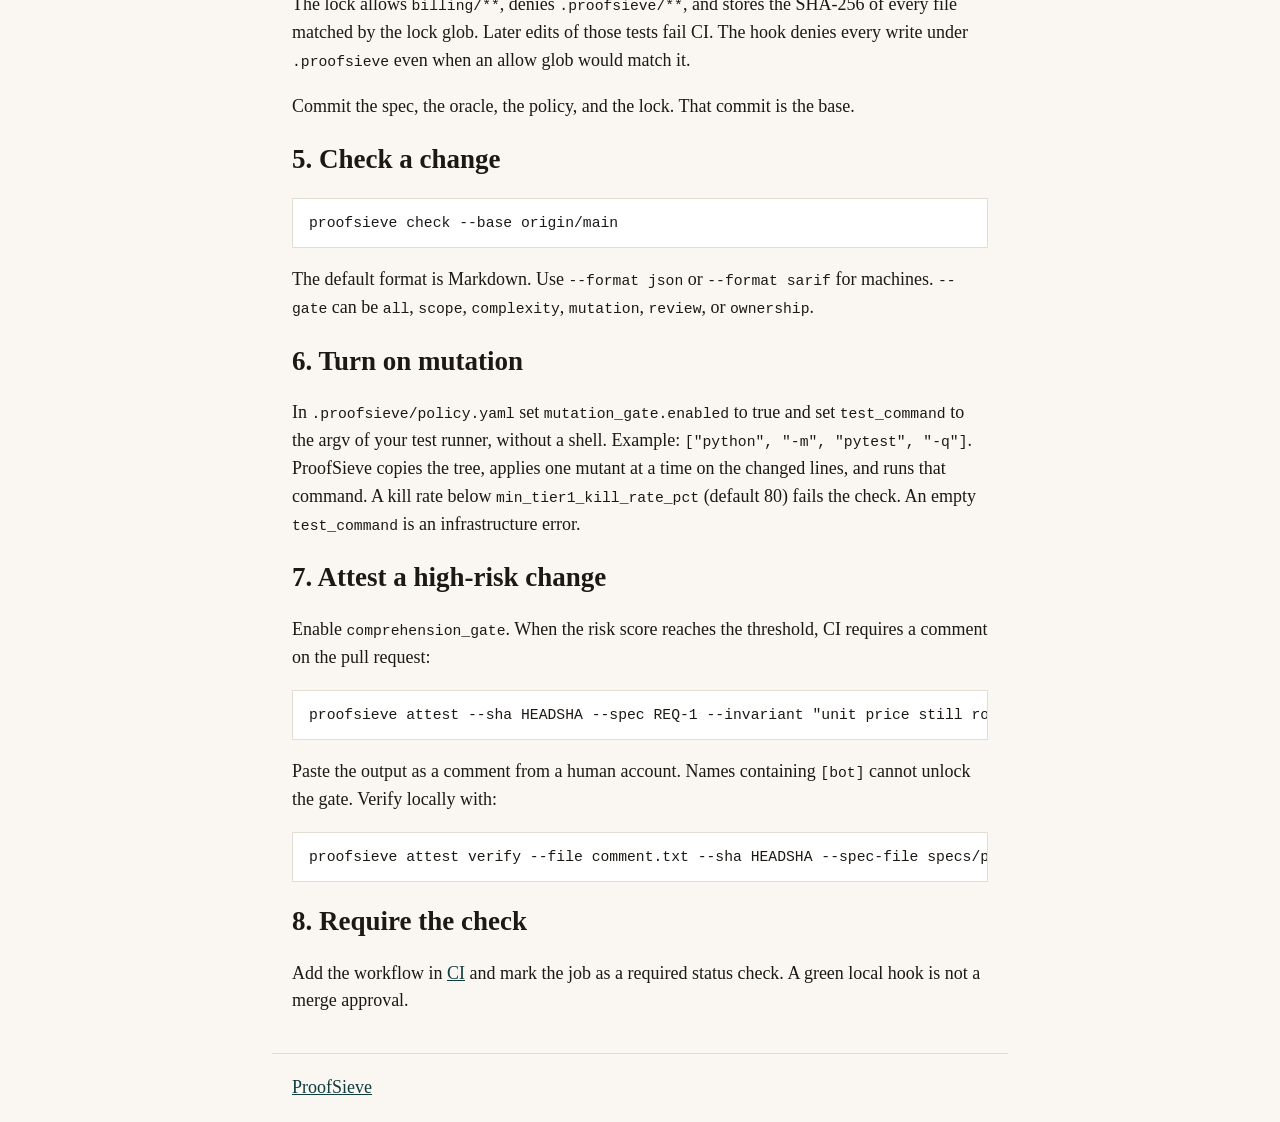
<file: site/tutorial.html>
<!DOCTYPE html>
<html lang="en">
<head>
  <meta charset="utf-8">
  <meta name="viewport" content="width=device-width, initial-scale=1">
  <title>Tutorial — ProofSieve</title>
  <link rel="stylesheet" href="site.css">
</head>
<body>
<header>
  <a href="index.html">ProofSieve</a>
  <nav>
    <a href="gates.html">Gates</a>
    <a href="cli.html">CLI</a>
    <a href="developers.html">Developers</a>
  </nav>
</header>
<main>
  <h1>Tutorial</h1>
  <p>This walkthrough uses a small Python change. The same commands work on Windows PowerShell and on a Unix shell. Run them from the root of the repository you want to protect.</p>
  <figure>
    <img src="img/tutorial.svg" width="720" height="220" alt="Eight steps: install, init hooks, write the spec and oracle, lock scope, check, turn on mutation, attest, and require the CI check.">
    <figcaption>The last step is the one that actually blocks a merge.</figcaption>
  </figure>
  <h2>1. Install</h2>
  <pre>go install github.com/vaquarkhan/ProofSieve/cmd/proofsieve@latest
proofsieve version</pre>
  <p>You should see <code>proofsieve 1.0.0</code>. Git must be on <code>PATH</code>. ProofSieve never invokes a shell to run git.</p>
  <h2>2. Initialize the repository</h2>
  <pre>proofsieve init</pre>
  <p>This writes <code>.proofsieve/policy.yaml</code>, <code>.cursor/hooks.json</code>, and <code>.claude/settings.json</code> when those files are absent. It appends <code>.proofsieve/run/</code> to <code>.gitignore</code>. Existing files are left in place.</p>
  <p>Put <code>proofsieve</code> on the <code>PATH</code> the editor uses. Cursor calls <code>proofsieve guard</code> before Write, Delete, and Shell. Claude Code calls it before Edit, Write, and Bash. Exit 0 allows the call. Exit 2 denies it. Any other failure also denies, so a broken lock cannot fail open.</p>
  <h2>3. Write the spec and the oracle</h2>
  <p>A human writes the requirement and the test. The agent does not. Example spec <code>specs/price.md</code>:</p>
  <pre>REQ-1
Half-up rounding applies to the listed unit price before tax.</pre>
  <p>Example oracle <code>billing/oracle/test_price.py</code>:</p>
  <pre>def test_price():
    assert price(1.005) == 1.01</pre>
  <h2>4. Lock the scope</h2>
  <pre>proofsieve lock --spec specs/price.md --allow billing/** --lock-glob billing/oracle/** --owner your-github-login</pre>
  <p>The lock allows <code>billing/**</code>, denies <code>.proofsieve/**</code>, and stores the SHA-256 of every file matched by the lock glob. Later edits of those tests fail CI. The hook denies every write under <code>.proofsieve</code> even when an allow glob would match it.</p>
  <p>Commit the spec, the oracle, the policy, and the lock. That commit is the base.</p>
  <h2>5. Check a change</h2>
  <pre>proofsieve check --base origin/main</pre>
  <p>The default format is Markdown. Use <code>--format json</code> or <code>--format sarif</code> for machines. <code>--gate</code> can be <code>all</code>, <code>scope</code>, <code>complexity</code>, <code>mutation</code>, <code>review</code>, or <code>ownership</code>.</p>
  <h2>6. Turn on mutation</h2>
  <p>In <code>.proofsieve/policy.yaml</code> set <code>mutation_gate.enabled</code> to true and set <code>test_command</code> to the argv of your test runner, without a shell. Example: <code>["python", "-m", "pytest", "-q"]</code>. ProofSieve copies the tree, applies one mutant at a time on the changed lines, and runs that command. A kill rate below <code>min_tier1_kill_rate_pct</code> (default 80) fails the check. An empty <code>test_command</code> is an infrastructure error.</p>
  <h2>7. Attest a high-risk change</h2>
  <p>Enable <code>comprehension_gate</code>. When the risk score reaches the threshold, CI requires a comment on the pull request:</p>
  <pre>proofsieve attest --sha HEADSHA --spec REQ-1 --invariant "unit price still rounds half up" --failure "revert the pricing commit" --test test_price</pre>
  <p>Paste the output as a comment from a human account. Names containing <code>[bot]</code> cannot unlock the gate. Verify locally with:</p>
  <pre>proofsieve attest verify --file comment.txt --sha HEADSHA --spec-file specs/price.md --author your-login</pre>
  <h2>8. Require the check</h2>
  <p>Add the workflow in <a href="ci.html">CI</a> and mark the job as a required status check. A green local hook is not a merge approval.</p>
</main>
<footer><a href="index.html">ProofSieve</a></footer>
</body>
</html>
</file>
<file: site/site.css>
:root {
  color-scheme: light;
  --ink: #1c1915;
  --muted: #5c564c;
  --line: #e4ddd2;
  --paper: #faf7f2;
  --accent: #0f3d3e;
}
* { box-sizing: border-box; }
body {
  margin: 0;
  font: 18px/1.55 "Segoe UI", Georgia, serif;
  color: var(--ink);
  background: var(--paper);
}
header, main, footer { max-width: 46rem; margin: 0 auto; padding: 1.25rem 1.25rem; }
header { border-bottom: 1px solid var(--line); }
nav a { margin-right: 0.9rem; }
a { color: var(--accent); }
h1, h2, h3 { line-height: 1.2; }
code, pre { font-family: Consolas, "Courier New", monospace; font-size: 0.92rem; }
pre { background: #fff; border: 1px solid var(--line); padding: 0.8rem 1rem; overflow: auto; }
table { border-collapse: collapse; width: 100%; }
th, td { border-bottom: 1px solid var(--line); text-align: left; padding: 0.4rem 0.5rem 0.4rem 0; vertical-align: top; }
footer { color: var(--muted); border-top: 1px solid var(--line); }
.muted { color: var(--muted); }
figure { margin: 1.25rem 0 1.5rem; }
figure img { width: 100%; height: auto; display: block; border: 1px solid var(--line); border-radius: 6px; background: var(--paper); }
figcaption { color: var(--muted); font-size: 0.9rem; margin-top: 0.45rem; }
</file>
